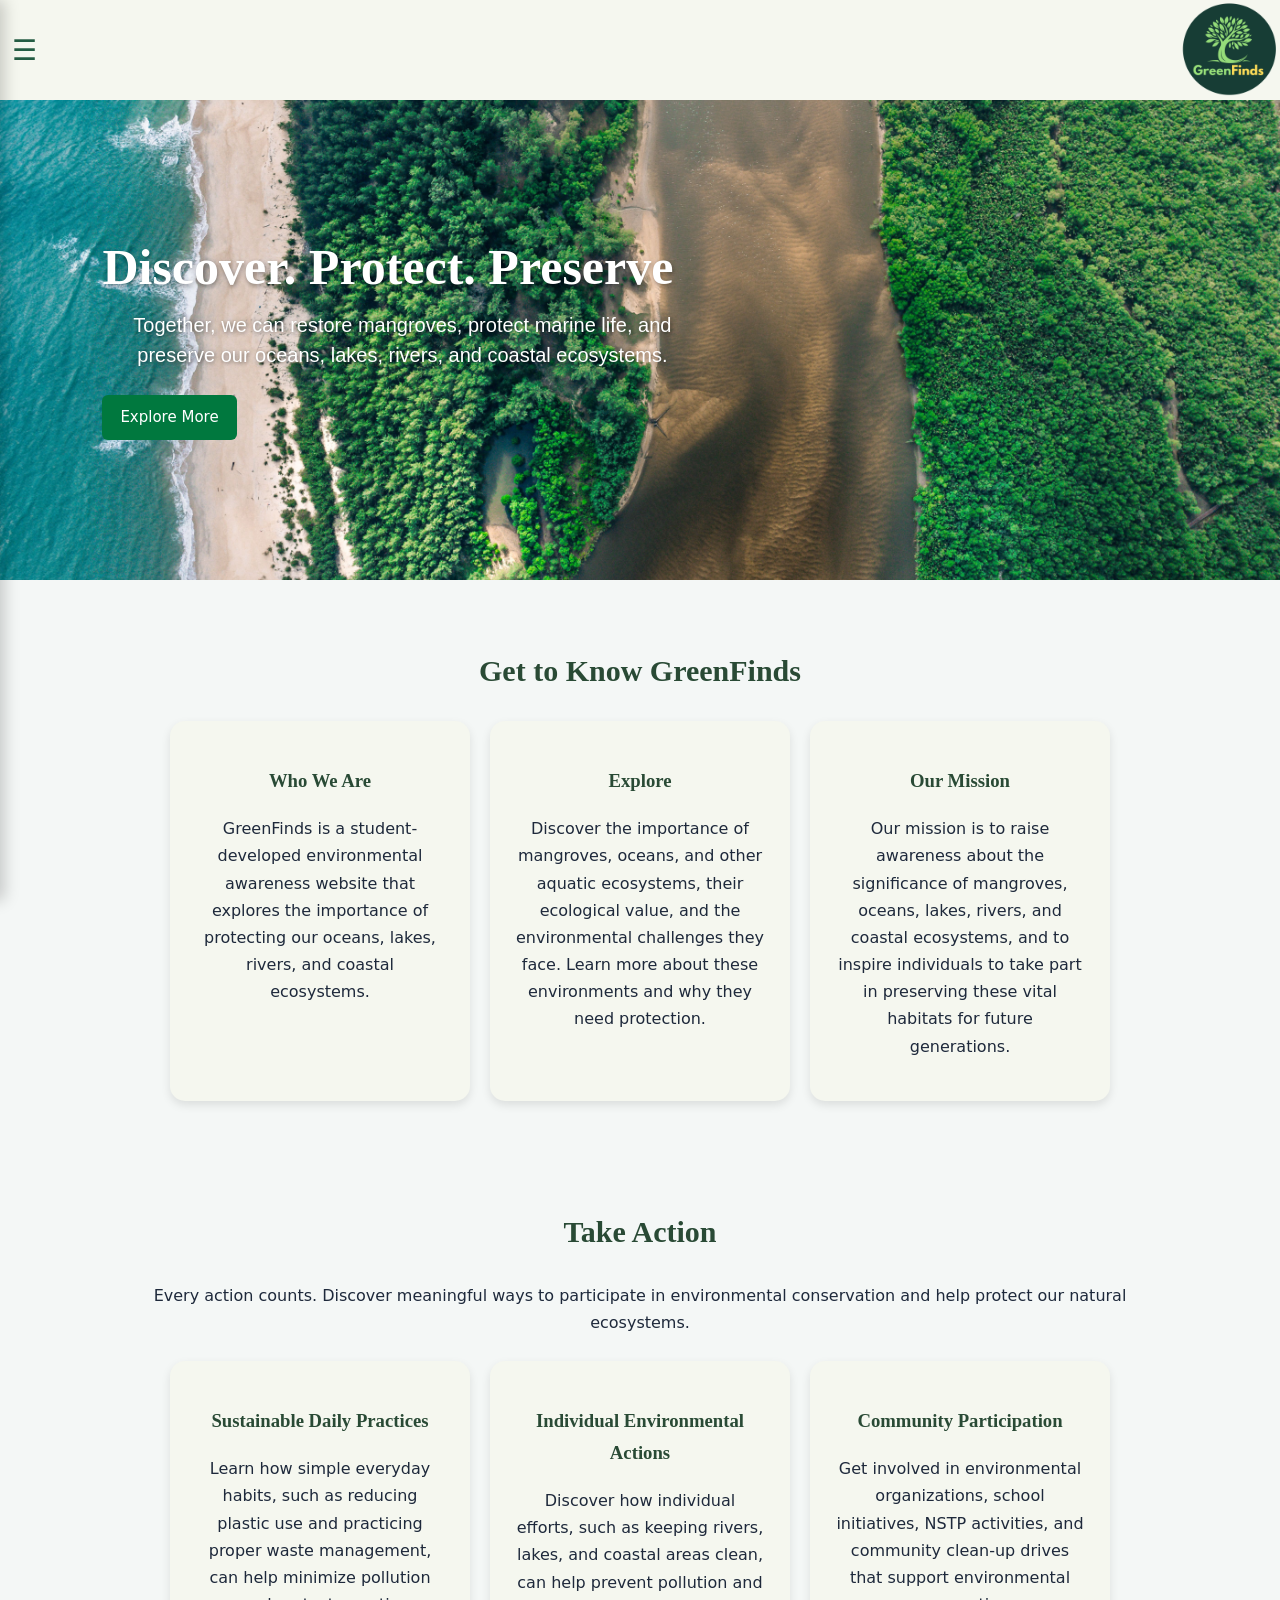
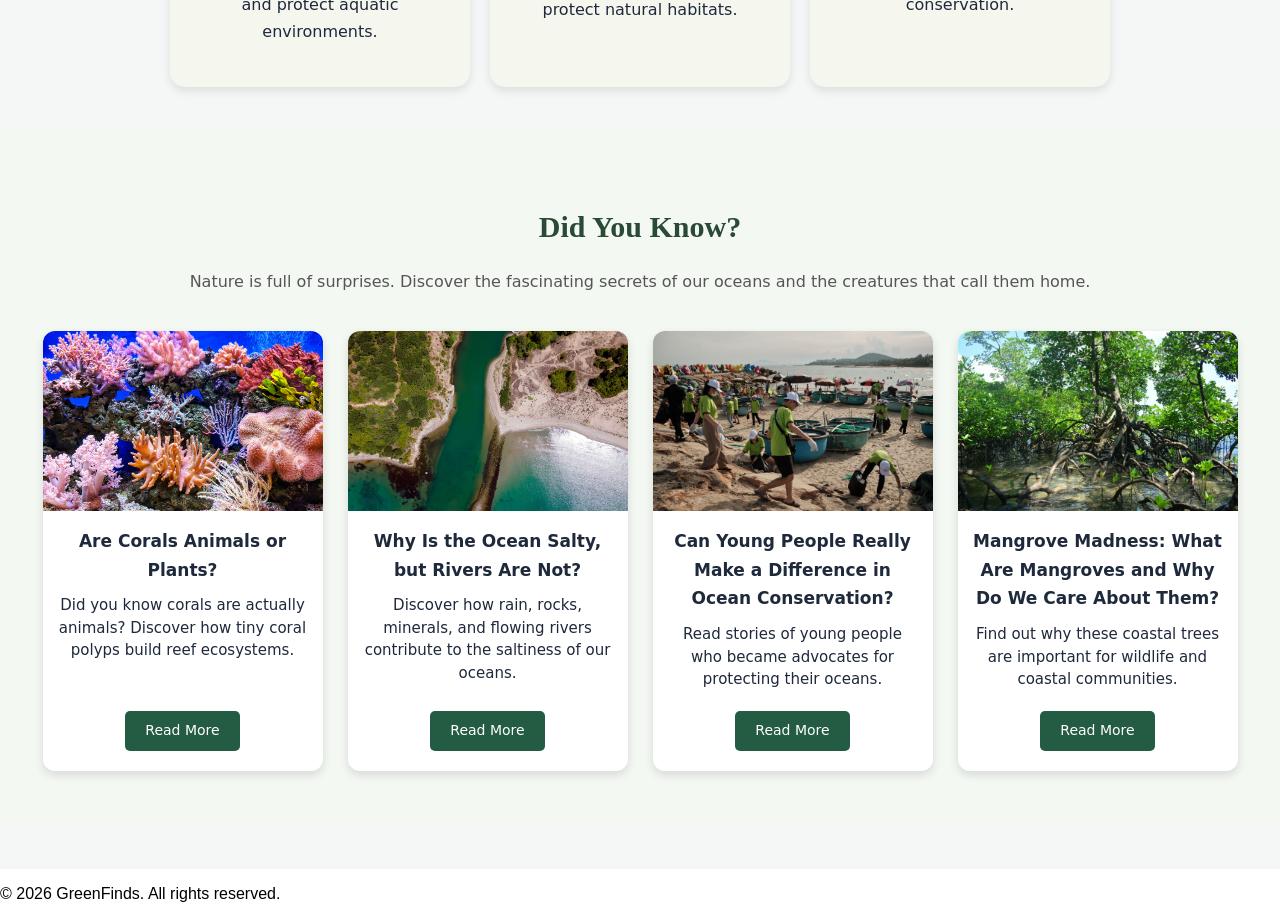
<file: index.html>
<!DOCTYPE html>
<html lang="en">
<head>
    <meta charset="UTF-8">
    <meta name="viewport" content="width=device-width, initial-scale=1.0">
    <title>GreenFinds</title>
    <link rel="stylesheet" href="style.css">
</head>

<body>
    <header class="navigation-container">
    
    <button type="button" class="menu-icon" 
    id="menuBtn" aria-label="Toggle navigation">☰</button>

    <nav class="navbar" id="sidebarNav" aria-label="Main Navigation">
    <ul class="nav-links" id="nav-links">
    <a href="index.html">HOME</a>

        <li class="nav-item">
            <a href="explore.html">EXPLORE</a>
            <ul class="dropdown">
            <li><a href="explore.html#mangroverestoration">Mangrove Restoration</a></li>
            <li><a href="explore.html#marineconservation">Marine Conservation</a></li>
            <li><a href="explore.html#waterprotection">Water Protection</a></li>
            </ul>
        </li>

        <li class="nav-item">
            <a href="aboutus.html">ABOUT US</a>
            <ul class="dropdown">
            <li><a href="aboutus.html#whoweare">Who We Are</a></li>
            <li><a href="aboutus.html#ourstory">Our Story</a></li>
            <li><a href="aboutus.html#ourmission">Our Mission</a></li>
            </ul>     
        </li>

        <li class="nav-item">
            <a href="takeaction.html">TAKE ACTION</a>
            <ul class="dropdown">
            <li><a href="takeaction.html#sustainabledaily">Sustainable Daily Practices</a></li>
            <li><a href="takeaction.html#individualactions">Individual Environmental Actions</a></li>
            <li><a href="takeaction.html#communityparticipation">Community Participation</a></li>
            </ul>
        </li>
    </ul>  
    </nav>

    <img src="GREENFINDSLOGO.png" alt="GreenFinds Logo" class="logo" />

    </header>

<main id="mainContent">
    <section id="home" class="hero-section">
        <h1>Discover. Protect. Preserve</h1>
        <p>Together, we can restore mangroves, protect marine life, and preserve our oceans, lakes, rivers, and coastal ecosystems.</p>
        <a href="#didyouknow" class="btn">Explore More</a>   
    </section>

    <section id="aboutus" class="gettoknow">
        <h2>Get to Know GreenFinds</h2>

        <div class="info-cards">
        
        <div id="whoweare" class="info-card">
        <h3><a href="aboutus.html#whoweare" class="cardtitle">Who We Are</a></h3>
        <p>GreenFinds is a student-developed environmental awareness website that explores the 
        importance of protecting our oceans, lakes, rivers, and coastal ecosystems.</p>
        </div>

        <div id="whatwedo" class="info-card">
        <h3><a href="explore.html" class="cardtitle">Explore</a></h3>
        <p>Discover the importance of mangroves, oceans, and other aquatic ecosystems, their ecological value, and the environmental challenges they face. Learn more about these environments and why they need protection.</p>
        </div>

        <div id="ourmission" class="info-card">
        <h3><a href="aboutus.html#ourmission" class="cardtitle">Our Mission</a></h3>
        <p>Our mission is to raise awareness about the significance of mangroves, oceans, lakes, rivers, and coastal ecosystems, and to inspire individuals to take part in preserving these vital habitats for future generations.</p>
        </div>
        
    </div>
    </section>

    <section id="takeaction">
        <h2>Take Action</h2>
        <p>Every action counts. Discover meaningful ways to participate in environmental conservation 
        and help protect our natural ecosystems.</p>

        <div class="takeaction-cards">

        <div id="sustainabledailypractices" class="takeaction-card">
        <h3><a href="takeaction.html#sustainabledaily" class="cardtitle">Sustainable Daily Practices</a></h3>
        <p>Learn how simple everyday habits, such as reducing plastic use and practicing proper waste management, 
        can help minimize pollution and protect aquatic environments.</p>
        </div>

        <div id="individualenvironmentalactions" class="takeaction-card">
        <h3><a href="takeaction.html#individualactions" class="cardtitle">Individual Environmental Actions</a></h3>
        <p>Discover how individual efforts, such as keeping rivers, lakes, and coastal areas clean, can help prevent pollution and protect natural habitats.</p>
        </div>

        <div id="communityparticipation" class="takeaction-card">
        <h3><a href="takeaction.html#communityparticipation" class="cardtitle">Community Participation</a></h3>
        <p>Get involved in environmental organizations, school initiatives, NSTP activities, and community clean-up drives that support environmental conservation.</p>
        </div>

    </div>
    </section>

    <section id="didyouknow">
        <h2>Did You Know?</h2>
        <p>Nature is full of surprises. Discover the fascinating secrets of our oceans and the creatures that call them home.</p>
    
    <div class="articles">

        <div class="article">
        <img src="coralsunsplash.jpg" alt="coral photo"/>
        <h3>Are Corals Animals or Plants?</h3>
        <p>Did you know corals are actually animals? Discover how tiny coral polyps build reef ecosystems.</p>
        <a href="https://oceanservice.noaa.gov/facts/coral.html" target="_blank" class="btn">Read More</a>
        </div>

        <div class="article">
        <img src="riversmeettheseapexels.jpg" alt="rivers and sea photo"/>
        <h3>Why Is the Ocean Salty, but Rivers Are Not?</h3>
        <p>Discover how rain, rocks, minerals, and flowing rivers contribute to the saltiness of our oceans.</p>
        <a href="https://oceanservice.noaa.gov/facts/riversnotsalty.html" target="_blank" class="btn">Read More</a>
        </div>

        <div class="article">
        <img src="youngadvocatespexels.jpg" alt="young people volunteering photo"/>
        <h3>Can Young People Really Make a Difference in Ocean Conservation?</h3>
        <p>Read stories of young people who became advocates for protecting their oceans.</p>
        <a href="https://blog.education.nationalgeographic.org/2021/04/20/we-grew-up-with-the-ocean-now-we-are-protecting-it-for-future-generations/" target="_blank" class="btn">Read More</a>
        </div>

        <div class="article">
        <img src="mangrovesunsplash.jpg" alt="mangroves photo"/>
        <h3>Mangrove Madness: What Are Mangroves and Why Do We Care About Them?</h3>
        <p>Find out why these coastal trees are important for wildlife and coastal communities.</p>
        <a href="https://kids.frontiersin.org/articles/10.3389/frym.2022.716954" target="_blank" class="btn">Read More</a>
        </div>

    </div>
    </section>
    </main>

    <footer>
        <p>&copy; 2026 GreenFinds. All rights reserved.</p>
    </footer>

<script>
    const menuBtn = document.getElementById("menuBtn");
    const sidebarNav = document.getElementById("sidebarNav");
    const mainContent = document.getElementById("mainContent");

    // Toggle sidebar visibility and shift main content when button is clicked
    menuBtn.addEventListener("click", function () {
        sidebarNav.classList.toggle("open");
        menuBtn.classList.toggle("open");

        if (mainContent) {
            mainContent.classList.toggle("shifted");
        }
    });
</script>

</body>
</html>
</file>
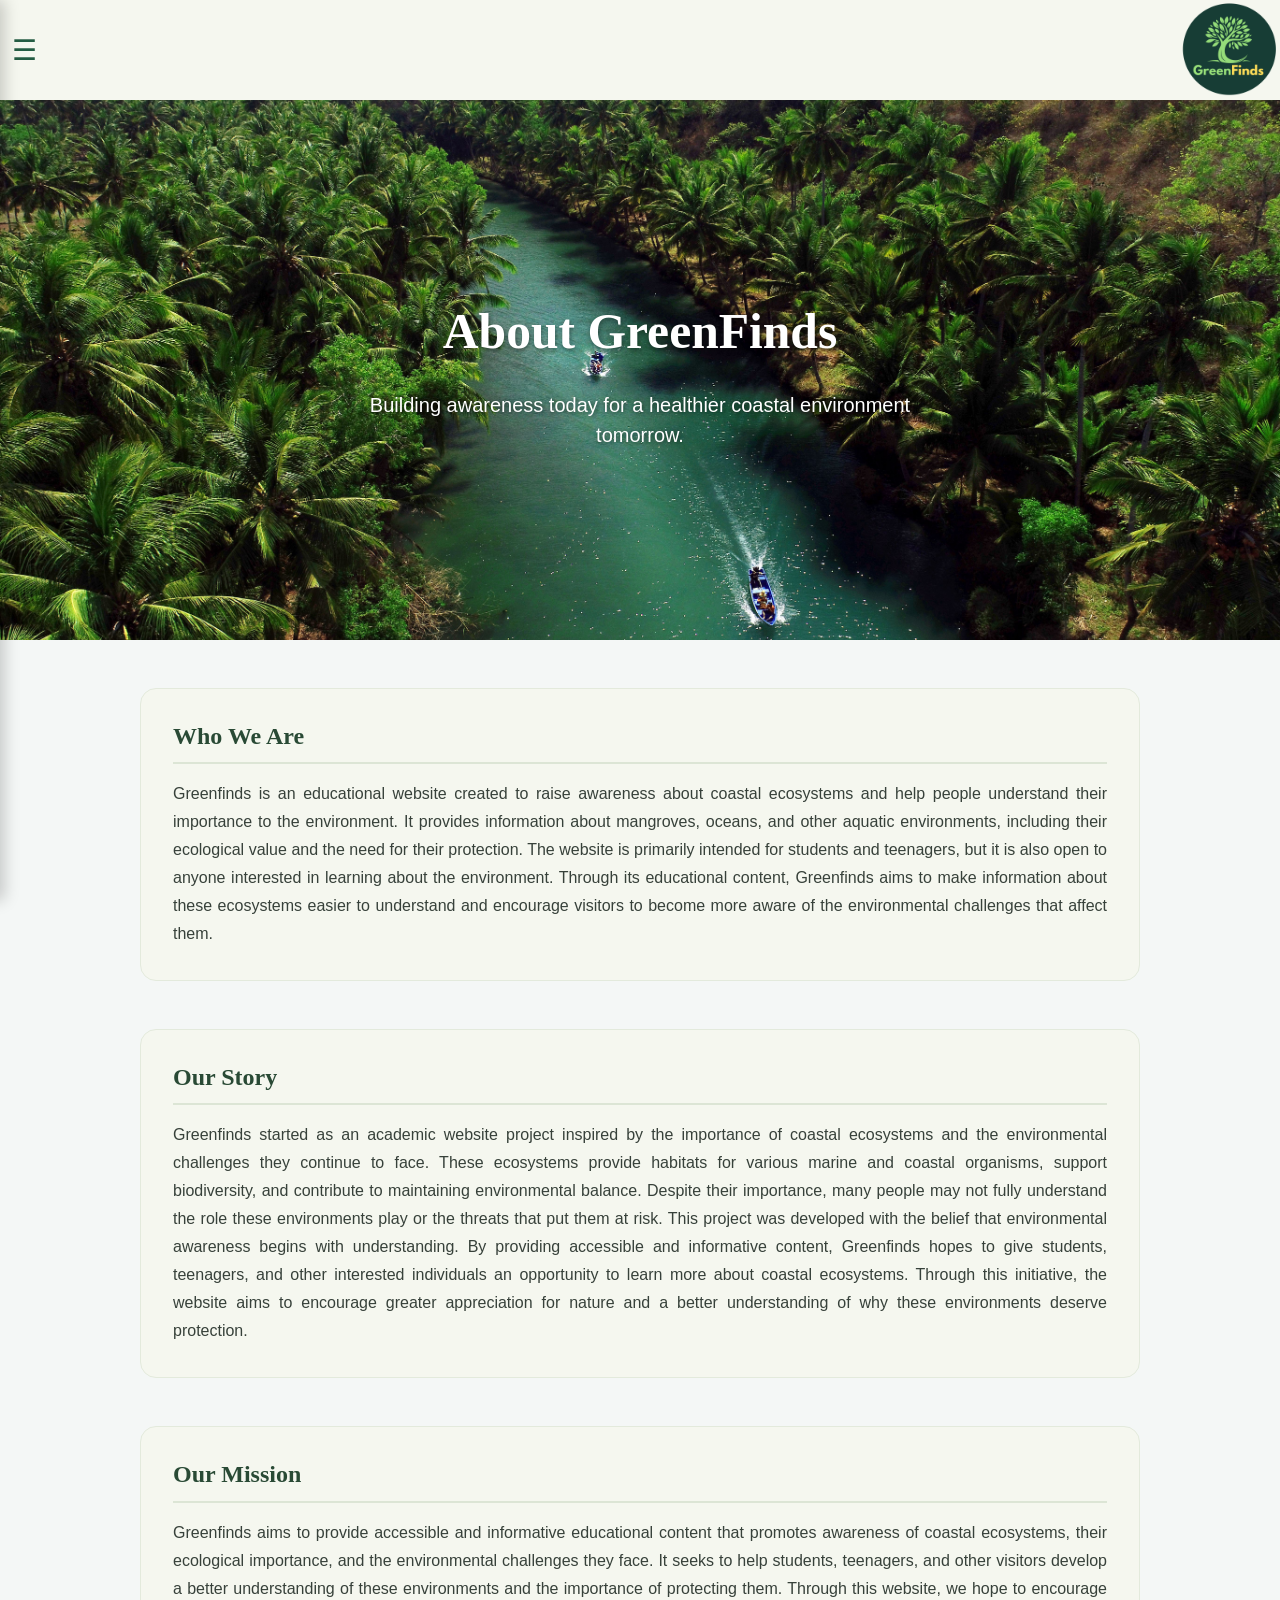
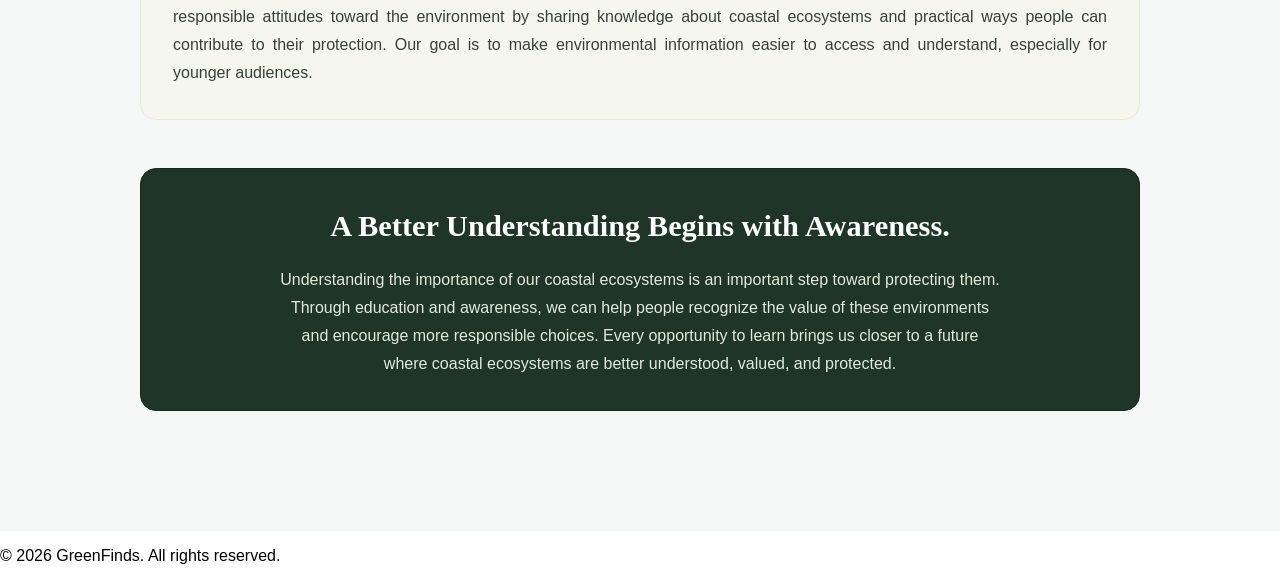
<file: aboutus.html>
<!DOCTYPE html>
<html lang="en">

<head>
    <meta charset="UTF-8">
    <meta name="viewport" content="width=device-width, initial-scale=1.0">
    <title>About Us / GreenFinds</title>
    <link rel="stylesheet" href="style.css">
</head>

<body>
     <header class="navigation-container">
    
    <button type="button" class="menu-icon" 
    id="menuBtn" aria-label="Toggle navigation">☰</button>

    <nav class="navbar" id="sidebarNav" aria-label="Main Navigation">
    <ul class="nav-links" id="nav-links">
    <li><a href="index.html">HOME</a></li>

        <li class="nav-item">
            <a href="explore.html">EXPLORE</a>
            <ul class="dropdown">
            <li><a href="explore.html#mangroverestoration">Mangrove Restoration</a></li>
            <li><a href="explore.html#marineconservation">Marine Conservation</a></li>
            <li><a href="explore.html#waterprotection">Water Protection</a></li>
            </ul>
        </li>

        <li class="nav-item">
            <a href="aboutus.html">ABOUT US</a>
            <ul class="dropdown">
            <li><a href="aboutus.html#whoweare">Who We Are</a></li>
            <li><a href="aboutus.html#ourstory">Our Story</a></li>
            <li><a href="aboutus.html#ourmission">Our Mission</a></li>
            </ul>     
        </li>

        <li class="nav-item">
            <a href="takeaction.html">TAKE ACTION</a>
            <ul class="dropdown">
            <li><a href="takeaction.html#sustainabledaily">Sustainable Daily Practices</a></li>
            <li><a href="takeaction.html#individualactions">Individual Environmental Actions</a></li>
            <li><a href="takeaction.html#communityparticipation">Community Participation</a></li>
            </ul>
        </li>
    </ul>  
    </nav>

    <img src="GREENFINDSLOGO.png" alt="GreenFinds Logo" class="logo" />

</header>


<main id="mainContent">
    <section class="about-hero">
        <h1>About GreenFinds</h1>
        <p>Building awareness today for a healthier coastal environment tomorrow.</p>
    </section>


    <section class="whoweare" id="whoweare">
    <div class="whowearecontent">
        <div class="whowearetext">
            <h3>Who We Are</h3>
            <p>Greenfinds is an educational website created to raise awareness about coastal ecosystems and help people understand their importance to the environment. 
            It provides information about mangroves, oceans, and other aquatic environments, including their ecological value and the need for their protection.
            The website is primarily intended for students and teenagers, but it is also open to anyone interested in learning about the environment. 
            Through its educational content, Greenfinds aims to make information about these ecosystems easier to understand and encourage visitors 
            to become more aware of the environmental challenges that affect them.
            </p>
            </div>
    </div>
</section>

    <section class="ourstory" id="ourstory">
    <div class="ourstory-content">
        <div class="ourstory-text">
        <h3>Our Story</h3>
            <p>Greenfinds started as an academic website project inspired by the importance of coastal ecosystems and 
            the environmental challenges they continue to face. These ecosystems provide habitats for various marine 
            and coastal organisms, support biodiversity, and contribute to maintaining environmental balance. 
            Despite their importance, many people may not fully understand the role these environments play or the threats that put them at risk.
            This project was developed with the belief that environmental awareness begins with understanding. 
            By providing accessible and informative content, Greenfinds hopes to give students, teenagers, and other interested individuals 
            an opportunity to learn more about coastal ecosystems. Through this initiative, the website aims to encourage 
            greater appreciation for nature and a better understanding of why these environments deserve protection.
            </p>
            </div>
    </div>
</section>

    <section class="ourmission" id="ourmission">
    <div class="ourmission-content">
    <div class="ourmission-text">
        <h3>Our Mission</h3>
            <p>Greenfinds aims to provide accessible and informative educational content that promotes awareness of coastal ecosystems, 
            their ecological importance, and the environmental challenges they face. It seeks to help students, teenagers, 
            and other visitors develop a better understanding of these environments and the importance of protecting them.
            Through this website, we hope to encourage responsible attitudes toward the environment by sharing knowledge about coastal ecosystems 
            and practical ways people can contribute to their protection. Our goal is to make environmental information easier to access 
            and understand, especially for younger audiences.
            </p>
            </div>
    </div>
</section>
    
    <section class="about-closing">
        <h2>A Better Understanding Begins with Awareness.</h2>
        <p>Understanding the importance of our coastal ecosystems is an important step toward protecting them. 
        Through education and awareness, we can help people recognize the value of these environments and encourage more responsible choices. 
        Every opportunity to learn brings us closer to a future where coastal ecosystems are better understood, valued, and protected.
        </p>
</section>
</main>


 <footer>
        <p>&copy; 2026 GreenFinds. All rights reserved.</p>
    </footer>

<script>
    const menuBtn = document.getElementById("menuBtn");
    const sidebarNav = document.getElementById("sidebarNav");
    const mainContent = document.getElementById("mainContent");

    // Toggle sidebar visibility and shift main content when button is clicked
    menuBtn.addEventListener("click", function () {
        sidebarNav.classList.toggle("open");
        menuBtn.classList.toggle("open");

        if (mainContent) {
            mainContent.classList.toggle("shifted");
        }
    });
</script>

</body>
</html>
</file>
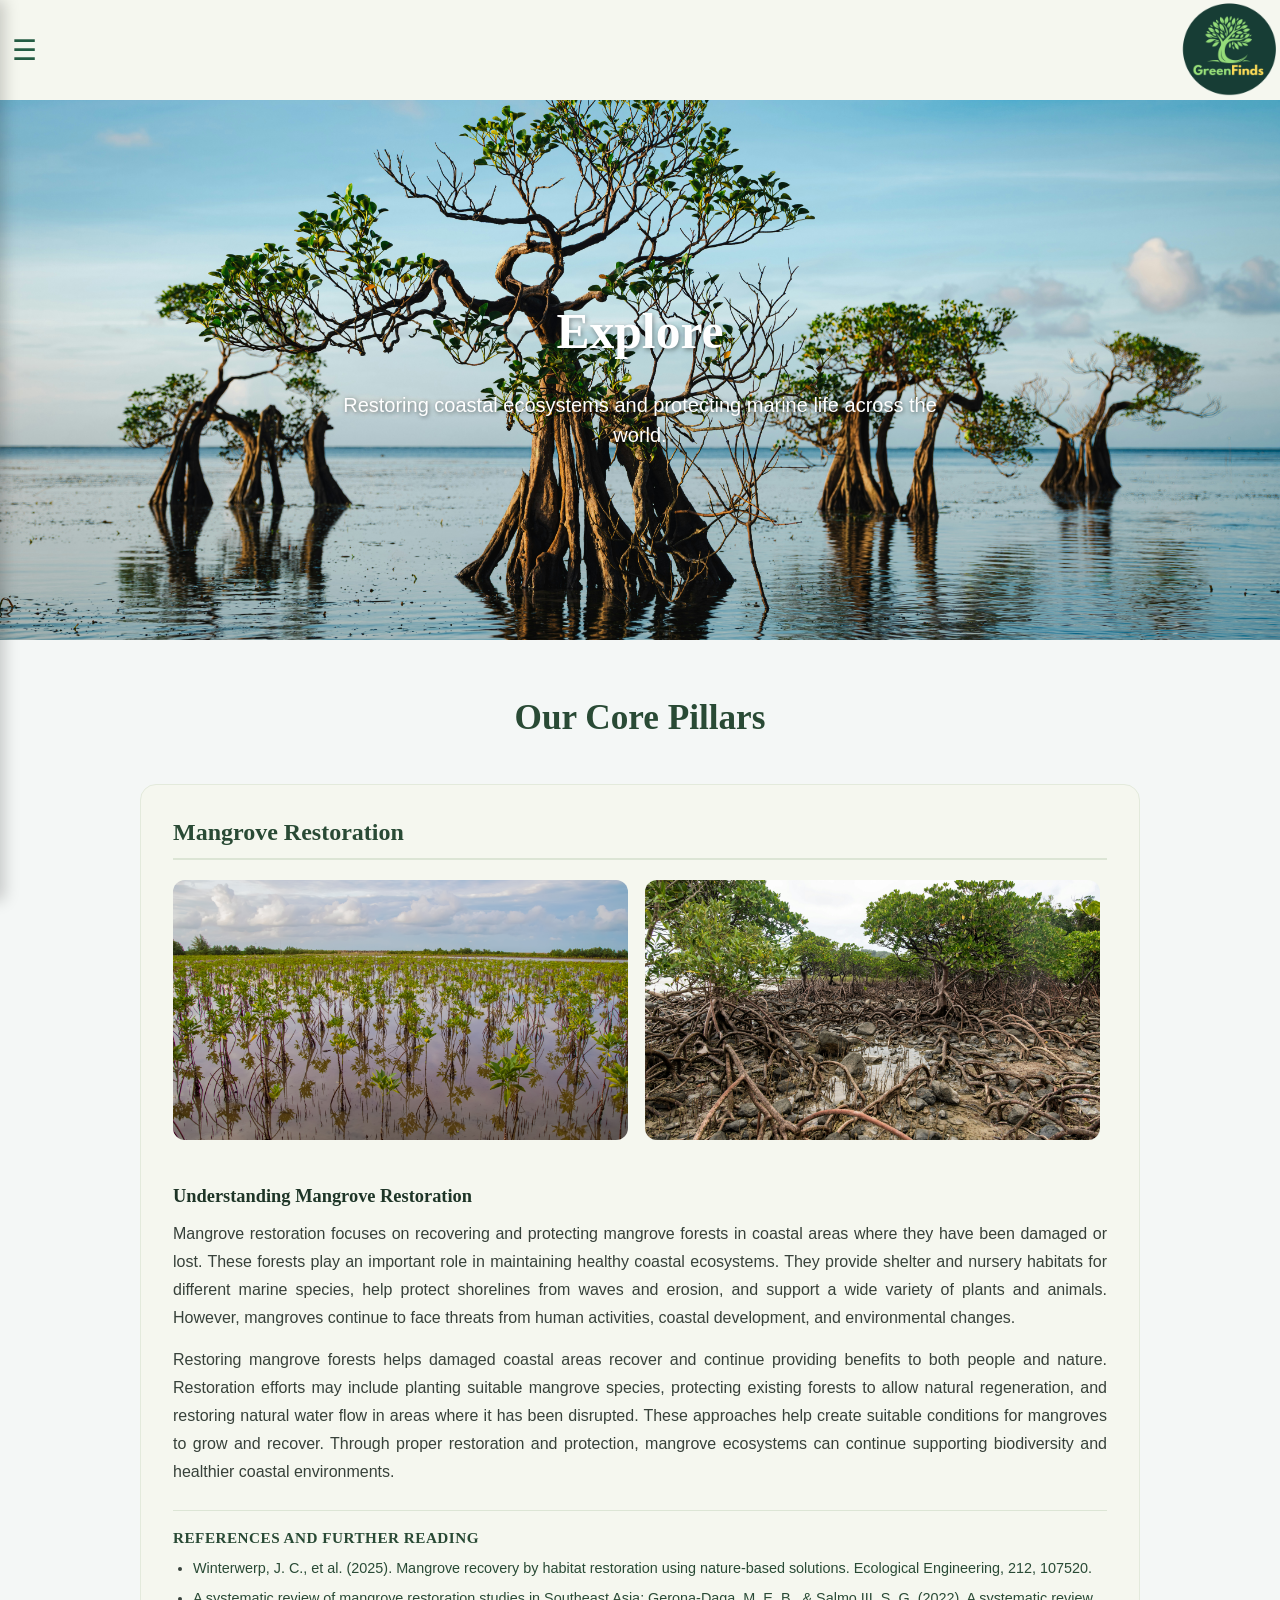
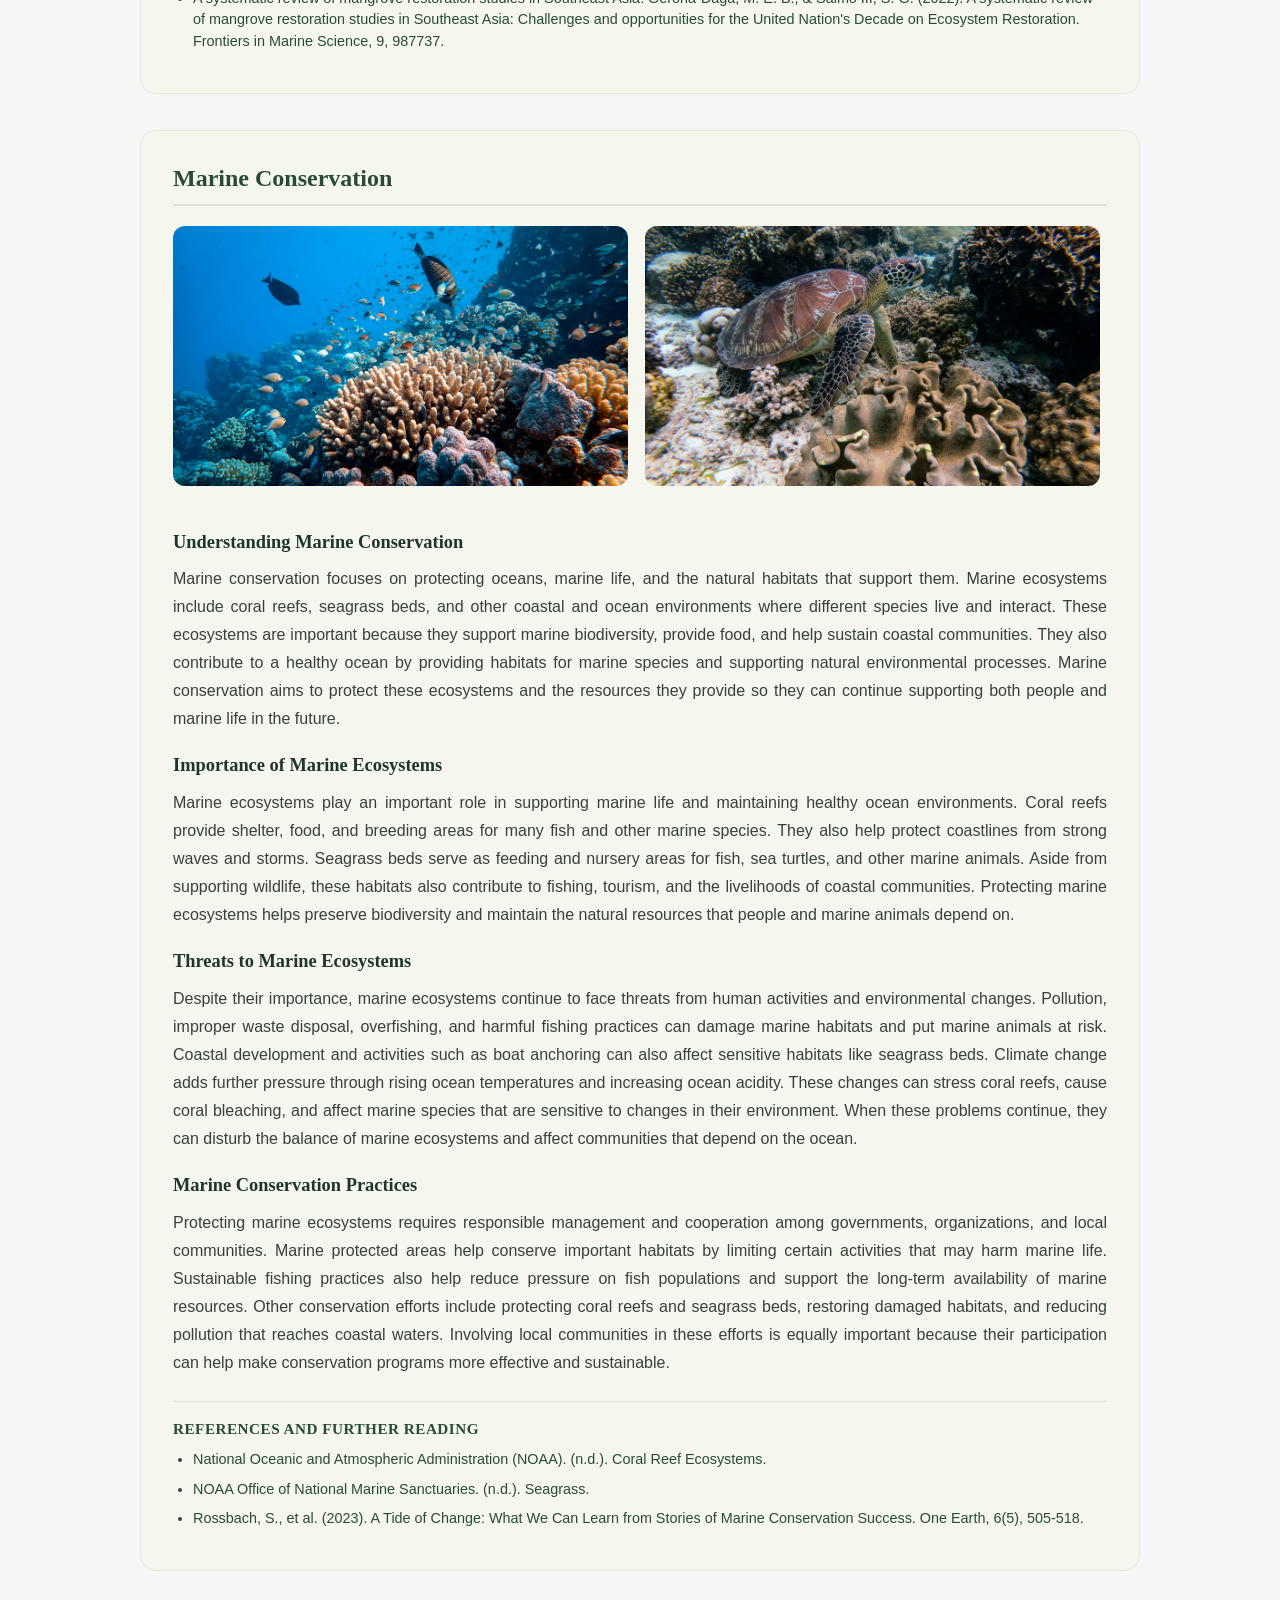
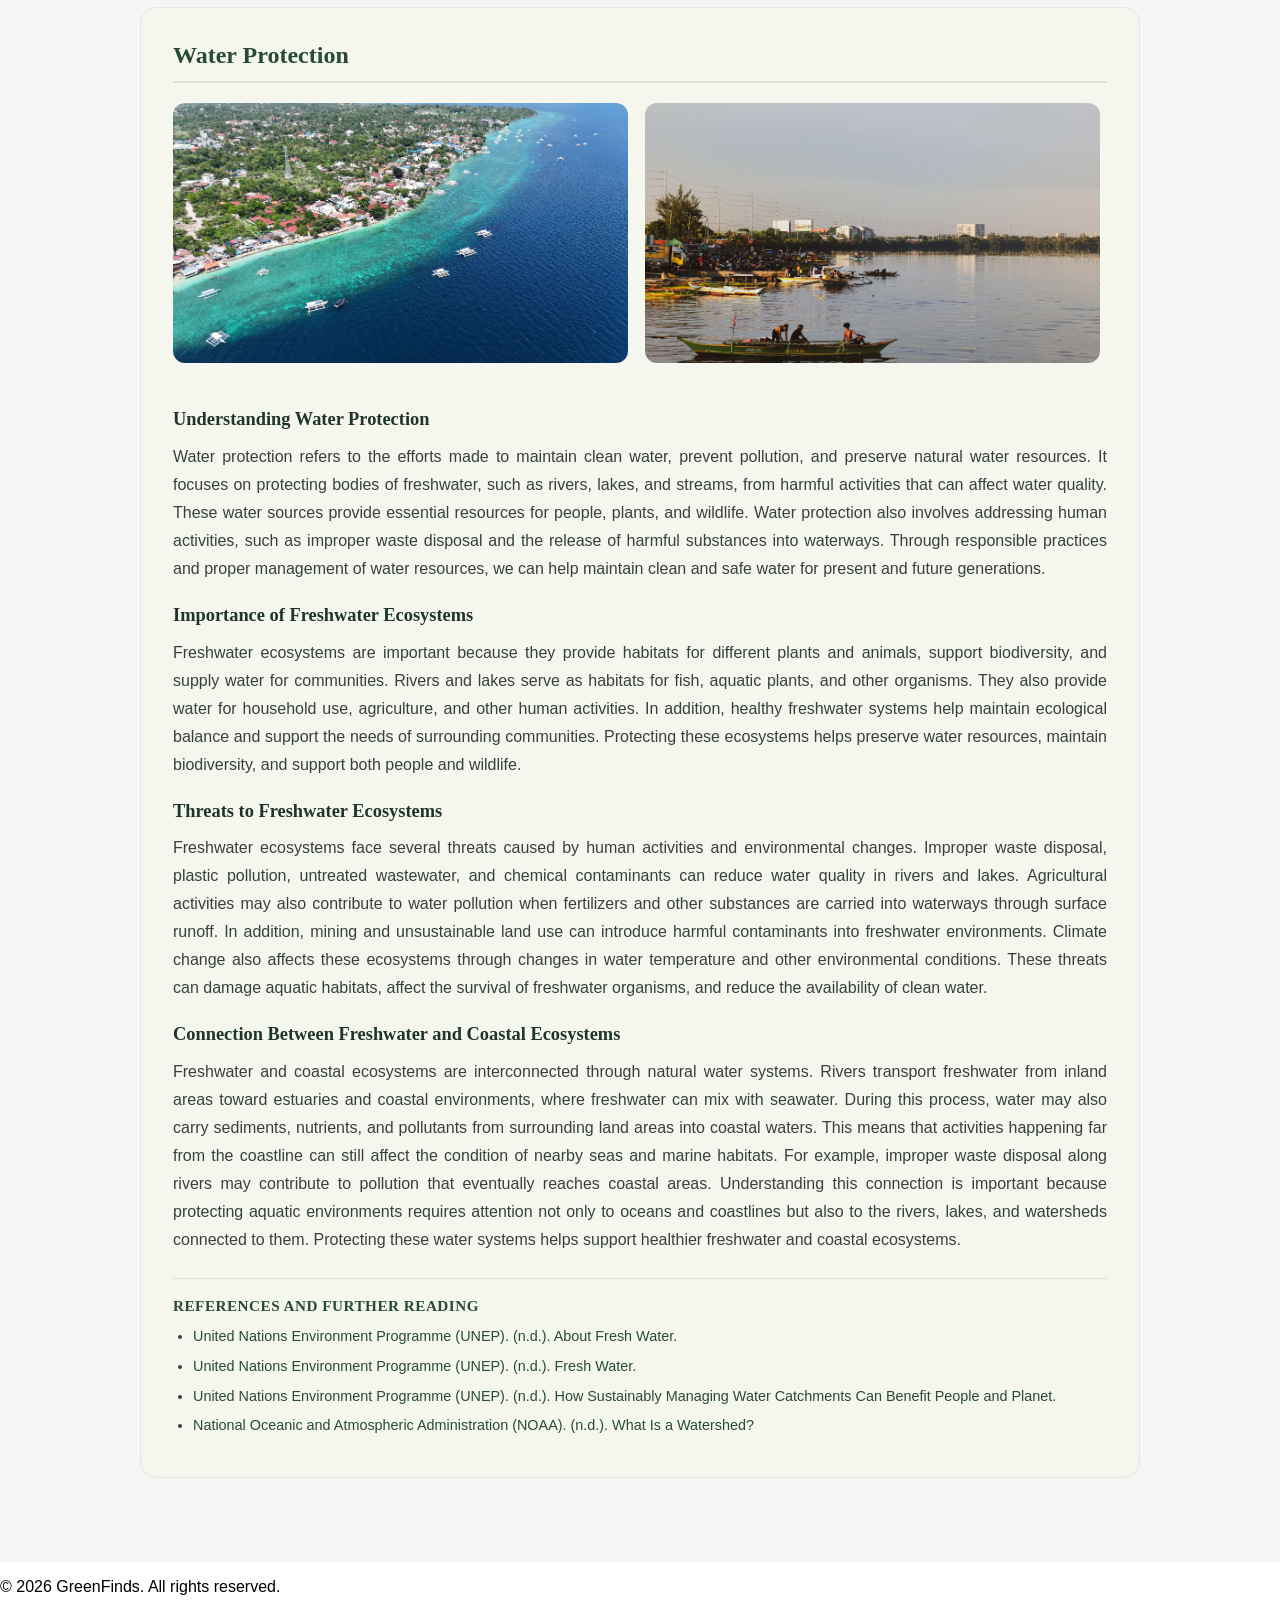
<file: explore.html>
<!DOCTYPE html>
<html lang="en">

<head>
    <meta charset="UTF-8">
    <meta name="viewport" content="width=device-width, initial-scale=1.0">
    <title>Explore / GreenFinds</title>
    <link rel="stylesheet" href="style.css">
</head>

<body>
     <header class="navigation-container">
    
    <button type="button" class="menu-icon" 
    id="menuBtn" aria-label="Toggle navigation">☰</button>

    <nav class="navbar" id="sidebarNav" aria-label="Main Navigation">
    <ul class="nav-links" id="nav-links">
    <li><a href="index.html">HOME</a></li>

        <li class="nav-item">
            <a href="explore.html">EXPLORE</a>
            <ul class="dropdown">
            <li><a href="explore.html#mangroverestoration">Mangrove Restoration</a></li>
            <li><a href="explore.html#marineconservation">Marine Conservation</a></li>
            <li><a href="explore.html#waterprotection">Water Protection</a></li>
            </ul>
        </li>

        <li class="nav-item">
            <a href="aboutus.html">ABOUT US</a>
            <ul class="dropdown">
            <li><a href="aboutus.html#whoweare">Who We Are</a></li>
            <li><a href="aboutus.html#ourstory">Our Story</a></li>
            <li><a href="aboutus.html#ourmission">Our Mission</a></li>
            </ul>     
        </li>

        <li class="nav-item">
            <a href="takeaction.html">TAKE ACTION</a>
            <ul class="dropdown">
            <li><a href="takeaction.html#sustainabledaily">Sustainable Daily Practices</a></li>
            <li><a href="takeaction.html#individualactions">Individual Environmental Actions</a></li>
            <li><a href="takeaction.html#communityparticipation">Community Participation</a></li>
            </ul>
            </li>
    </ul>  
    </nav>

    <img src="GREENFINDSLOGO.png" alt="GreenFinds Logo" class="logo" />

    </header>

<main id="mainContent">
<section class="explore-hero">
    <h1>Explore</h1>
    <p>Restoring coastal ecosystems and protecting marine life across the world.</p>
</section>

<section class="core-pillars">
    <h2>Our Core Pillars</h2>

    <div class="descriptions">
        <h4>Mangrove Restoration</h4>

    <div class="description" id="mangroverestoration">
        <div class="mangrove-content">
        <img src="mangroverestoration.jpeg" alt="Mangrove Restoration Photo"/>
        <img src="mangroverestoration2.jpg" alt="Mangrove Restoration Photo"/>
        <h3>Understanding Mangrove Restoration</h3>
        <p>Mangrove restoration focuses on recovering and protecting mangrove forests in coastal areas where they have been damaged or lost. 
        These forests play an important role in maintaining healthy coastal ecosystems. They provide shelter and nursery habitats for 
        different marine species, help protect shorelines from waves and erosion, and support a wide variety of plants and animals. 
        However, mangroves continue to face threats from human activities, coastal development, and environmental changes.</p>

        <p>Restoring mangrove forests helps damaged coastal areas recover and continue providing benefits to both people and nature. 
        Restoration efforts may include planting suitable mangrove species, protecting existing forests to allow natural regeneration, 
        and restoring natural water flow in areas where it has been disrupted. These approaches help create suitable conditions 
        for mangroves to grow and recover. Through proper restoration and protection, mangrove ecosystems can continue supporting biodiversity 
        and healthier coastal environments.</p>
         </div>

     <div class="mangrove-references">
        <h5>References and Further Reading</h5>
        <ul>
        <li>
            <a href="https://www.sciencedirect.com/science/article/pii/S0925857425000084" target="_blank">
            Winterwerp, J. C., et al. (2025). Mangrove recovery by habitat restoration using nature-based solutions. Ecological Engineering, 212, 107520.
            </a>   
        </li>
        </ul>
        
        <ul>
        <li>
            <a href="https://www.frontiersin.org/journals/marine-science/articles/10.3389/fmars.2022.987737/full"  target="_blank">A systematic review of mangrove restoration studies in Southeast Asia: 
            Gerona-Daga, M. E. B., & Salmo III, S. G. (2022). A systematic review of mangrove restoration studies in Southeast Asia: Challenges and opportunities for the United Nation's Decade on Ecosystem Restoration. Frontiers in Marine Science, 9, 987737.</a> 
        </li>
        </ul>
        </div>
</div>
</div>



<div class="descriptions" id="marineconservation">
    <h4>Marine Conservation</h4>
    <div class="description">
        <div class="marine-content">
        <img src="marinecoralsphoto.jpg" alt="Marine Conservation Photo"/>
        <img src="marineturtlephoto.jpg" alt="Marine Conservation Photo"/>
        <div class="marine-text">
            <h4>Understanding Marine Conservation</h4>
            <p>Marine conservation focuses on protecting oceans, marine life, and the natural habitats that support them. 
            Marine ecosystems include coral reefs, seagrass beds, and other coastal and ocean environments where different species live and interact. 
            These ecosystems are important because they support marine biodiversity, provide food, and help sustain coastal communities. 
            They also contribute to a healthy ocean by providing habitats for marine species and supporting natural environmental processes. 
            Marine conservation aims to protect these ecosystems and the resources they provide so they can continue supporting both people and marine life in the future.
            </p>
        </div>

        <div class="marine-text">
            <h4>Importance of Marine Ecosystems</h4>
            <p>Marine ecosystems play an important role in supporting marine life and maintaining healthy ocean environments. 
            Coral reefs provide shelter, food, and breeding areas for many fish and other marine species. They also help 
            protect coastlines from strong waves and storms. Seagrass beds serve as feeding and nursery areas for fish, sea turtles, 
            and other marine animals. Aside from supporting wildlife, these habitats also contribute to fishing, tourism, and 
            the livelihoods of coastal communities. Protecting marine ecosystems helps preserve biodiversity and maintain the natural resources 
            that people and marine animals depend on.
            </p>
        </div>

        <div class="marine-text">
            <h4>Threats to Marine Ecosystems</h4>
            <p>Despite their importance, marine ecosystems continue to face threats from human activities and environmental changes. 
            Pollution, improper waste disposal, overfishing, and harmful fishing practices can damage marine habitats 
            and put marine animals at risk. Coastal development and activities such as boat anchoring can also affect 
            sensitive habitats like seagrass beds. Climate change adds further pressure through rising ocean temperatures 
            and increasing ocean acidity. These changes can stress coral reefs, cause coral bleaching, and affect marine species 
            that are sensitive to changes in their environment. When these problems continue, they can disturb the balance of marine ecosystems 
            and affect communities that depend on the ocean.
            </p>
         </div>

         <div class="marine-text">
            <h4>Marine Conservation Practices</h4>
            <p>Protecting marine ecosystems requires responsible management and cooperation among governments, organizations, 
            and local communities. Marine protected areas help conserve important habitats by limiting certain activities 
            that may harm marine life. Sustainable fishing practices also help reduce pressure on fish populations and support 
            the long-term availability of marine resources. Other conservation efforts include protecting coral reefs and seagrass beds, 
            restoring damaged habitats, and reducing pollution that reaches coastal waters. Involving local communities in these efforts is 
            equally important because their participation can help make conservation programs more effective and sustainable.
            </p>
        </div>

    <div class="marine-references">
         <h5>References and Further Reading</h5>
        <ul>
        <li>
            <a href="https://www.noaa.gov/education/resource-collections/marine-life/coral-reef-ecosystems" target="_blank">
            National Oceanic and Atmospheric Administration (NOAA). (n.d.). Coral Reef Ecosystems.
            </a>
        </li>
        </ul>

        <ul>
        <li>
            <a href="https://sanctuaries.noaa.gov/visit/ecosystems/seagrass.html" target="_blank">
            NOAA Office of National Marine Sanctuaries. (n.d.). Seagrass.
            </a>
        </li>
        </ul>

        <ul>
        <li>
            <a href="https://www.cell.com/one-earth/fulltext/S2590-3322(23)00151-3?_returnURL=https%3A%2F%2Flinkinghub.elsevier.com%2Fretrieve%2Fpii%2FS2590332223001513%3Fshowall%3Dtrue" target="_blank">
            Rossbach, S., et al. (2023). A Tide of Change: What We Can Learn from Stories of Marine Conservation Success. One Earth, 6(5), 505-518.
            </a>
        </li>
        </ul>
        </div>
</div>
</div>
</div>

<div class="descriptions water-protection" id="waterprotection">
        <h4>Water Protection</h4>
        <div class="description">
        <div class="water-content">
        <img src="seaphoto.jpg" alt="Marine Conservation Photo"/>
        <img src="riverphoto.jpg" alt="Marine Conservation Photo"/>
        <div class="water-text">
        <h4>Understanding Water Protection</h4>
        <p>Water protection refers to the efforts made to maintain clean water, prevent pollution, and preserve natural water resources. 
        It focuses on protecting bodies of freshwater, such as rivers, lakes, and streams, from harmful activities that can affect water quality. 
        These water sources provide essential resources for people, plants, and wildlife. Water protection also involves addressing human activities, 
        such as improper waste disposal and the release of harmful substances into waterways. Through responsible practices and 
        proper management of water resources, we can help maintain clean and safe water for present and future generations.
        </p>
        </div>

    <div class="water-text">
        <h4>Importance of Freshwater Ecosystems</h4>
        <p>Freshwater ecosystems are important because they provide habitats for different plants and animals, support biodiversity, 
        and supply water for communities. Rivers and lakes serve as habitats for fish, aquatic plants, and other organisms. 
        They also provide water for household use, agriculture, and other human activities. In addition, healthy freshwater systems 
        help maintain ecological balance and support the needs of surrounding communities. Protecting these ecosystems helps 
        preserve water resources, maintain biodiversity, and support both people and wildlife.
        </p>
        </div>

    <div class="water-text">
        <h4>Threats to Freshwater Ecosystems</h4>
        <p>Freshwater ecosystems face several threats caused by human activities and environmental changes. Improper waste disposal, 
        plastic pollution, untreated wastewater, and chemical contaminants can reduce water quality in rivers and lakes. 
        Agricultural activities may also contribute to water pollution when fertilizers and other substances are carried 
        into waterways through surface runoff. In addition, mining and unsustainable land use can introduce harmful contaminants 
        into freshwater environments. Climate change also affects these ecosystems through changes in water temperature and other environmental conditions. 
        These threats can damage aquatic habitats, affect the survival of freshwater organisms, and reduce the availability of clean water.
        </p>
        </div>

     <div class="water-text">
        <h4>Connection Between Freshwater and Coastal Ecosystems</h4>
        <p>Freshwater and coastal ecosystems are interconnected through natural water systems. 
        Rivers transport freshwater from inland areas toward estuaries and coastal environments, where freshwater can mix with seawater. 
        During this process, water may also carry sediments, nutrients, and pollutants from surrounding land areas into coastal waters. 
        This means that activities happening far from the coastline can still affect the condition of nearby seas and marine habitats. 
        For example, improper waste disposal along rivers may contribute to pollution that eventually reaches coastal areas. 
        Understanding this connection is important because protecting aquatic environments requires attention not only to oceans 
        and coastlines but also to the rivers, lakes, and watersheds connected to them. 
        Protecting these water systems helps support healthier freshwater and coastal ecosystems.
        </p>
     </div>

   <div class="marine-references">
         <h5>References and Further Reading</h5>
        <ul>
        <li>
            <a href="https://www.unep.org/en/what-we-do/fresh-water/about-fresh-water">United Nations Environment Programme (UNEP). (n.d.). About Fresh Water.</a>
        </li>
        </ul>

        <ul>
        <li>
            <a href="https://www.unep.org/en/what-we-do/fresh-water">United Nations Environment Programme (UNEP). (n.d.). Fresh Water.</a>
        </li>
        </ul>

        <ul>
        <li>
            <a href="https://www.unep.org/en/news-and-stories/technical-highlight/how-sustainably-managing-water-catchments-can-benefit-people">United Nations Environment Programme (UNEP). (n.d.). How Sustainably Managing Water Catchments Can Benefit People and Planet.</a>
        </li>
        </ul>

        <ul>
        <li>
            <a href="https://oceanservice.noaa.gov/facts/watershed.html">National Oceanic and Atmospheric Administration (NOAA). (n.d.). What Is a Watershed?</a>
        </li>
        </ul>
        </div>
</div>
</div>
</div>
</section>
</main>

 <footer>
        <p>&copy; 2026 GreenFinds. All rights reserved.</p>
    </footer>

<script>
    const menuBtn = document.getElementById("menuBtn");
    const sidebarNav = document.getElementById("sidebarNav");
    const mainContent = document.getElementById("mainContent");

    // Toggle sidebar visibility and shift main content when button is clicked
    menuBtn.addEventListener("click", function () {
        sidebarNav.classList.toggle("open");
        menuBtn.classList.toggle("open");

        if (mainContent) {
            mainContent.classList.toggle("shifted");
        }
    });
</script>

</body>
</html>
</file>
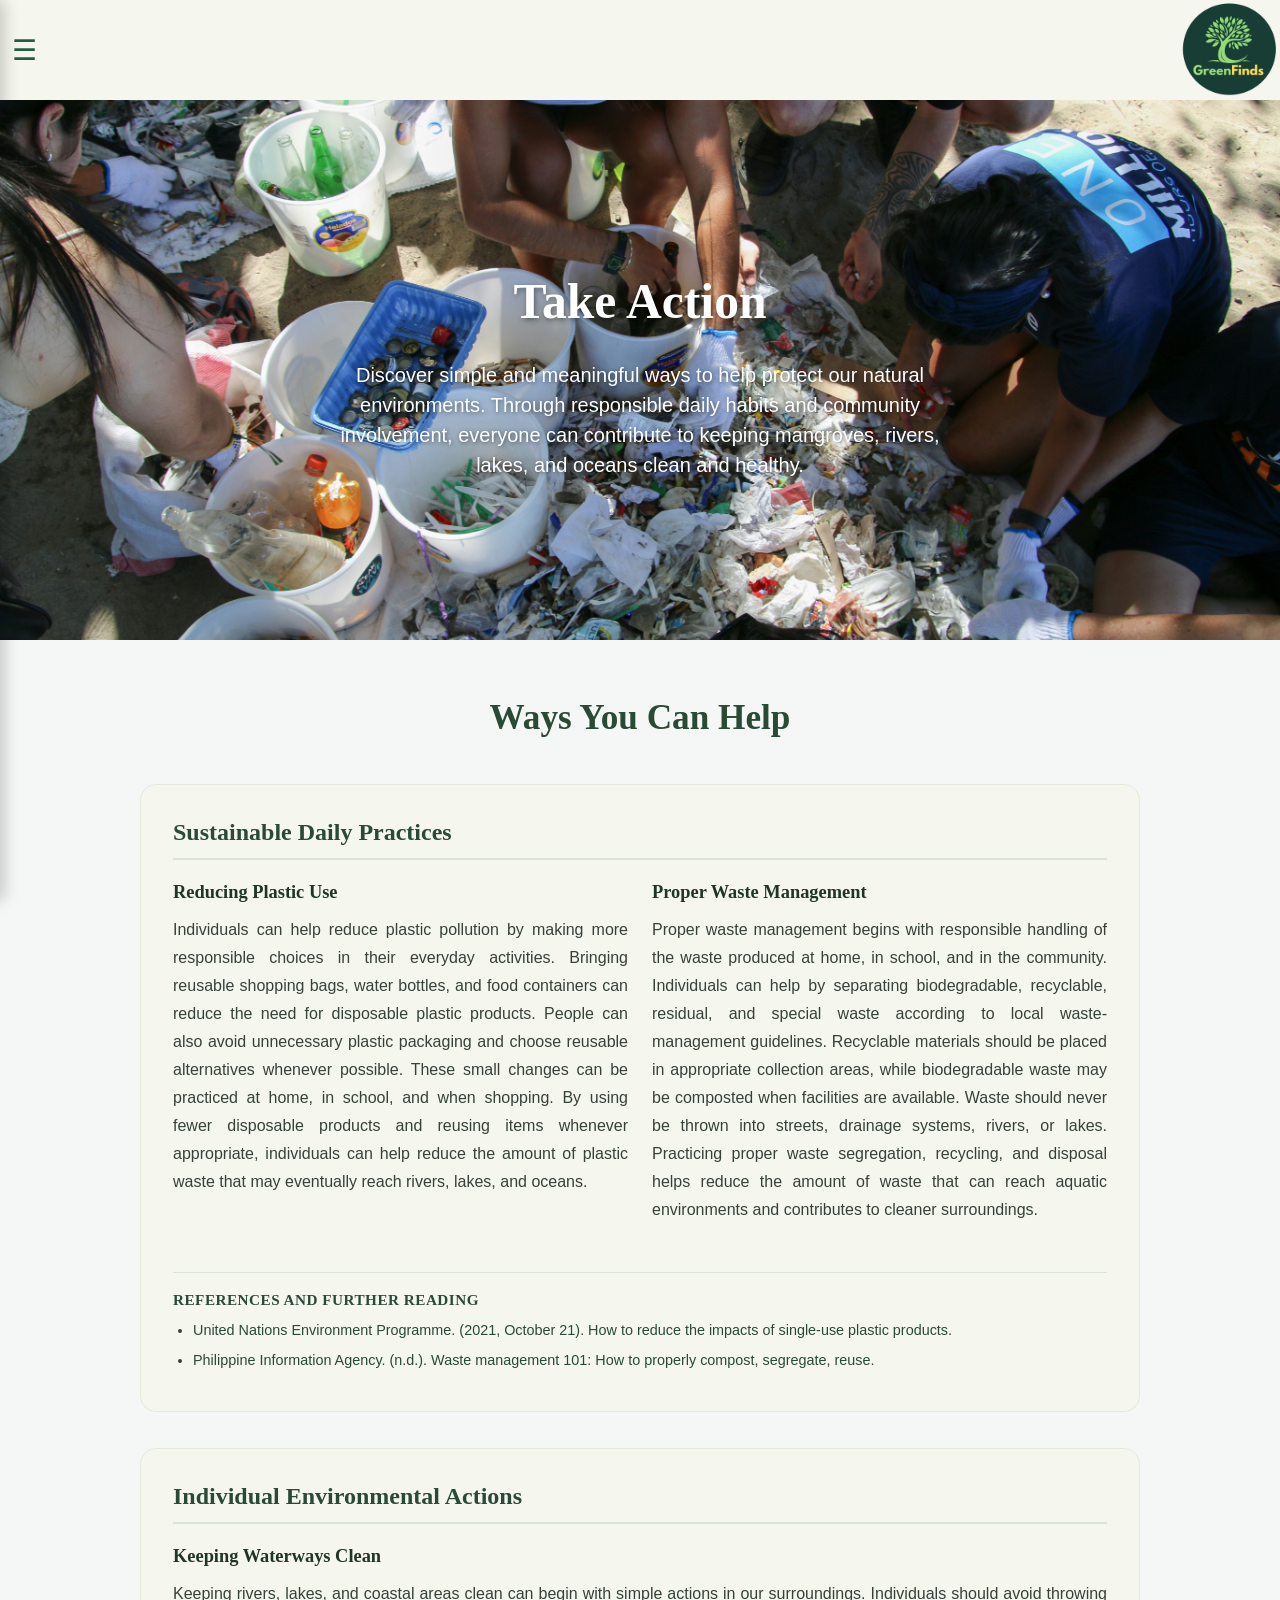
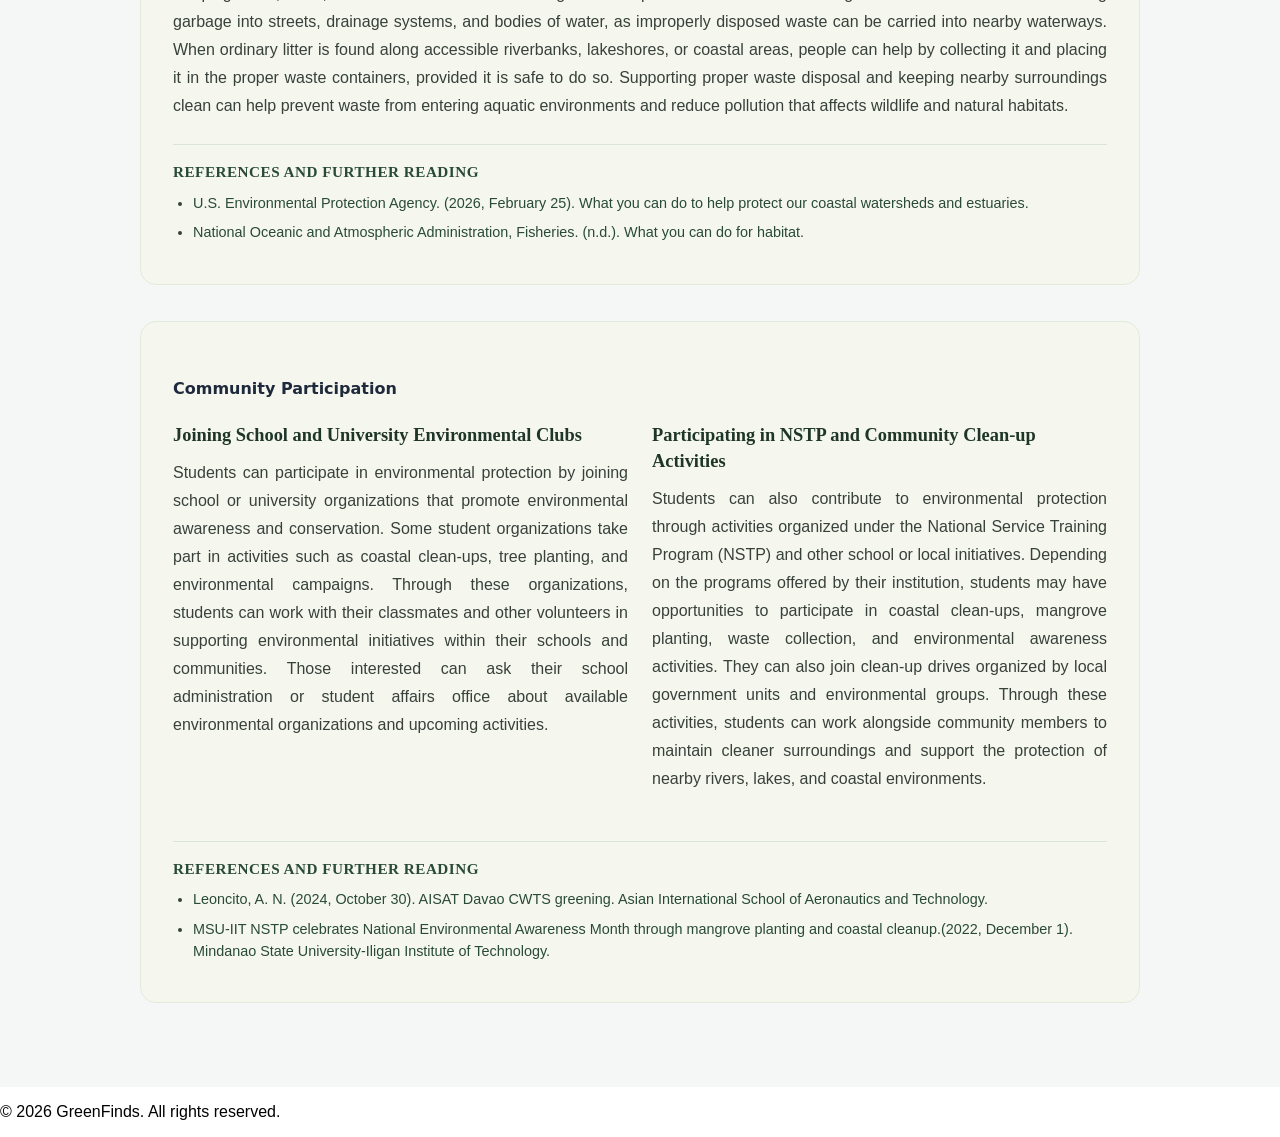
<file: takeaction.html>
<!DOCTYPE html>
<html lang="en">

<head>
    <meta charset="UTF-8">
    <meta name="viewport" content="width=device-width, initial-scale=1.0">
    <title>Take Action / GreenFinds</title>
    <link rel="stylesheet" href="style.css">
</head>

<body>
     <header class="navigation-container">
    
    <button type="button" class="menu-icon" 
    id="menuBtn" aria-label="Toggle navigation">☰</button>

    <nav class="navbar" id="sidebarNav" aria-label="Main Navigation">
    <ul class="nav-links" id="nav-links">
    <li><a href="index.html">HOME</a></li>

        <li class="nav-item">
            <a href="explore.html">EXPLORE</a>
            <ul class="dropdown">
            <li><a href="explore.html#mangroverestoration">Mangrove Restoration</a></li>
            <li><a href="explore.html#marineconservation">Marine Conservation</a></li>
            <li><a href="explore.html#waterprotection">Water Protection</a></li>
            </ul>
        </li>

        <li class="nav-item">
            <a href="aboutus.html">ABOUT US</a>
            <ul class="dropdown">
            <li><a href="aboutus.html#whoweare">Who We Are</a></li>
            <li><a href="aboutus.html#ourstory">Our Story</a></li>
            <li><a href="aboutus.html#ourmission">Our Mission</a></li>
            </ul>     
        </li>

        <li class="nav-item">
            <a href="takeaction.html">TAKE ACTION</a>
            <ul class="dropdown">
            <li><a href="takeaction.html#sustainabledaily">Sustainable Daily Practices</a></li>
            <li><a href="takeaction.html#individualactions">Individual Environmental Actions</a></li>
            <li><a href="takeaction.html#communityparticipation">Community Participation</a></li>
            </ul>
        </li>
    </ul>  
    </nav>

    <img src="GREENFINDSLOGO.png" alt="GreenFinds Logo" class="logo"/>

</header>

<main id="mainContent">
    <section class="takeaction-hero">
    <h1>Take Action</h1>
    <p>Discover simple and meaningful ways to help protect our natural environments. 
    Through responsible daily habits and community involvement, everyone can contribute 
    to keeping mangroves, rivers, lakes, and oceans clean and healthy.</p>
    </section>

<section class="takeaction-pillars">
    <h2>Ways You Can Help</h2>
    
    <div id="sustainabledaily" class="descriptions">
    <h3>Sustainable Daily Practices</h3>

    <div class="description">
        <div class="sustainable-content">
        <div class="sustainable-text">
        <h4>Reducing Plastic Use</h4>
        <P>Individuals can help reduce plastic pollution by making more responsible choices in their everyday activities. 
        Bringing reusable shopping bags, water bottles, and food containers can reduce the need for disposable plastic products. 
        People can also avoid unnecessary plastic packaging and choose reusable alternatives whenever possible. 
        These small changes can be practiced at home, in school, and when shopping. By using fewer disposable products 
        and reusing items whenever appropriate, individuals can help reduce the amount of plastic waste that may eventually reach rivers, lakes, and oceans.</P>
        </div>

    <div class="sustainable-text">
        <h4>Proper Waste Management</h4>
        <p>Proper waste management begins with responsible handling of the waste produced at home, in school, and in the community. 
        Individuals can help by separating biodegradable, recyclable, residual, and special waste according to local waste-management guidelines. 
        Recyclable materials should be placed in appropriate collection areas, while biodegradable waste may be composted when facilities are available. 
        Waste should never be thrown into streets, drainage systems, rivers, or lakes. Practicing proper waste segregation, recycling, 
        and disposal helps reduce the amount of waste that can reach aquatic environments and contributes to cleaner surroundings.</p>
    </div>


    <div class="sustainable-references">
        <h5>References and Further Reading</h5>
        <ul>
        <li>
            <a href="https://www.unep.org/en/news-and-stories/story/how-reduce-impacts-single-use-plastic-products">
            United Nations Environment Programme. (2021, October 21). How to reduce the impacts of single-use plastic products.
            </a>
        </li>
        </ul>

        <ul>
        <li>
            <a href="https://pia.gov.ph/features/waste-management-101-how-to-properly-compost-segregate-reuse/">
            Philippine Information Agency. (n.d.). Waste management 101: How to properly compost, segregate, reuse.
            </a>
        </li>
        </ul>
        </div>
    </div>
    </div>
    </div>

<div id="individualactions" class="descriptions">
    <h3>Individual Environmental Actions</h3>
    <div class="description">
    <div class="individual-content">
        <div class="individual-text">
        <h4>Keeping Waterways Clean</h4>
        <p>Keeping rivers, lakes, and coastal areas clean can begin with simple actions in our surroundings. 
        Individuals should avoid throwing garbage into streets, drainage systems, and bodies of water, as improperly disposed waste 
        can be carried into nearby waterways. When ordinary litter is found along accessible riverbanks, lakeshores, or coastal areas, 
        people can help by collecting it and placing it in the proper waste containers, provided it is safe to do so. 
        Supporting proper waste disposal and keeping nearby surroundings clean can help prevent waste from entering aquatic environments 
        and reduce pollution that affects wildlife and natural habitats.</p>
    </div>

<div class="individual-references">
    <h5>References and Further Reading</h5>
    <ul>
    <li>
        <a href="https://www.epa.gov/nep/what-you-can-do-help-protect-our-coastal-watersheds-and-estuaries">
        U.S. Environmental Protection Agency. (2026, February 25). What you can do to help protect our coastal watersheds and estuaries.</a>
    </li>
    </ul>

    <ul>
    <li>
        <a href="https://www.fisheries.noaa.gov/insight/what-you-can-do-habitat">
        National Oceanic and Atmospheric Administration, Fisheries. (n.d.). What you can do for habitat.</a>
    </li>
    </ul>
    </div>

</div>
</div>
</div>

<div id="communityparticipation" class="descriptions">
    <h4>Community Participation</h4>
    <div class="description">
    <div class="community-content">
        <div class="community-text">
        <h4>Joining School and University Environmental Clubs</h4>
        <p>Students can participate in environmental protection by joining school or university organizations that promote environmental awareness and conservation. 
        Some student organizations take part in activities such as coastal clean-ups, tree planting, and environmental campaigns. 
        Through these organizations, students can work with their classmates and other volunteers in supporting environmental initiatives within their schools 
        and communities. Those interested can ask their school administration or student affairs office about available environmental organizations and upcoming activities.</p>
    </div>

<div class="community-text">
        <h4>Participating in NSTP and Community Clean-up Activities</h4>
        <p>Students can also contribute to environmental protection through activities organized under the National Service Training Program (NSTP) and other school or local initiatives. 
        Depending on the programs offered by their institution, students may have opportunities to participate in coastal clean-ups, mangrove planting, waste collection, 
        and environmental awareness activities. They can also join clean-up drives organized by local government units and environmental groups. Through these activities, 
        students can work alongside community members to maintain cleaner surroundings and support the protection of nearby rivers, lakes, and coastal environments.</p>
    </div>

<div class="community-references">
    <h5>References and Further Reading</h5>
    <ul>
    <li>
        <a href="https://aisat.edu.ph/altitude_articles/news-october-2024-aisat-davao-2/">
        Leoncito, A. N. (2024, October 30). AISAT Davao CWTS greening. Asian International School of Aeronautics and Technology.
        </a>
    </li>
    </ul>

    <ul>
    <li>
        <a href="https://www.msuiit.edu.ph/news/news-detail.php?id=1530">
        MSU-IIT NSTP celebrates National Environmental Awareness Month through mangrove planting and coastal cleanup.(2022, December 1). Mindanao State University-Iligan Institute of Technology.
        </a>
    </li>
    </ul>
    </div>

</div>
</div>
</div>
</section>
</main>

 <footer>
        <p>&copy; 2026 GreenFinds. All rights reserved.</p>
    </footer>

<script>
    const menuBtn = document.getElementById("menuBtn");
    const sidebarNav = document.getElementById("sidebarNav");
    const mainContent = document.getElementById("mainContent");

    // Toggle sidebar visibility and shift main content when button is clicked
    menuBtn.addEventListener("click", function () {
        sidebarNav.classList.toggle("open");
        menuBtn.classList.toggle("open");

        if (mainContent) {
            mainContent.classList.toggle("shifted");
        }
    });
</script>

</body>
</html>
</file>
<file: style.css>
body {
    background-color: white;
    font-family:Arial, Helvetica, sans-serif;
}

/* LOGO STYLE */
.logo {
    width: 100px;
    height: 100px;
    object-fit: contain;
    margin: 0;
}

/* HEADER / NAVIGATION BAR CONTAINER */
.navigation-container {
    display: flex;
    background-color: #f5f7ef;
    align-items: center;
    justify-content: space-between;
    position: sticky;
    top: 0;
    z-index: 900;
}
.navigation-container .logo {
    margin-left: auto;
    flex-shrink: 0;
    transition: none;
}
.menu-icon.open {
    color: #245c43;
}

/* HAMBURGER BUTTON */
.menu-icon {
    font-size: 28px;
    background: transparent;
    border: none;
    cursor: pointer;
    padding: 8px 12px;
    color: #245c43;
    user-select: none;
    z-index: 1100;
    transition: color 0.25s ease, left 0.3s ease;
}
/* MOVE AND RECOLOR BUTTON WHEN SIDEBAR IS OPEN */
.menu-icon.open {
    position: fixed;
    top: 18px;
    left: 225px;
    color: #ffffff;
}

/* SIDEBAR CONTAINER*/
.navbar {
    position: fixed;
    top: 0;
    left: 0;
    width: 280px;
    height: 100vh;
    background-color: #143625;
    padding: 80px 15px 25px;
    transform: translateX(-100%);
    transition: transform 0.3s ease;
    z-index: 1000;
    overflow-y: auto;
    box-shadow: 4px 0 15px rgba(0, 0, 0, 0.2);
    box-sizing: border-box;
}

/* SLIDE SIDEBAR BY JAVASCRIPT*/
.navbar.open {
    transform: translateX(0);
}

/* NAVIGATION LINKS LIST */
.navbar .nav-links {
    list-style: none;
    padding: 0;
    margin: 0;
    display: flex;
    flex-direction: column;
    gap: 8px;
}
.navbar .nav-links a {
    font-family: Verdana, Geneva, sans-serif;
    text-decoration: none;
    color: #e6efe9;
    font-size: 16px;
    font-weight: bold;
    display: block;
    padding: 10px 14px;
    border-radius: 6px;
    transition: background-color 0.25s ease, color 0.25s ease;
}

.navbar .nav-links a:hover,
.navbar .nav-links a:focus {
    background-color: #245c43;
    color: #ffffff;
}

/* DROPDOWN ITEMS */
.navbar .nav-item {
    display: flex;
    flex-direction: column;
}

/* HIDE DROPDOWN BY DEFAULT */
.navbar .dropdown {
    display: none;
    list-style: none;
    padding: 6px 0 6px 14px;
    margin: 4px 0 0 8px;
    border-left: 2px solid #387653;
}

/* SHOW DROPDOWN ON HOVER*/
.navbar .nav-item:hover .dropdown,
.navbar .nav-item:focus-within .dropdown {
    display: flex;
    flex-direction: column;
    gap: 4px;
}

.navbar .dropdown li a {
    padding: 6px 10px;
    color: #c8dcd0;
    font-size: 13.5px;
    font-weight: normal;
}

.navbar .dropdown li a:hover {
    color: #ffffff;
    background-color: rgba(56, 118, 83, 0.35);
}
/* Smooth scrolling */
html {
    scroll-behavior: smooth;
}

/* For sticky header */
#mainContent [id] {
    scroll-margin-top: 120px;
}

/* HERO SECTION */
.hero-section {
    background-image: url("creditspexels-abdulaziz-hasan.jpg");
    background-size: cover;
    background-position: center;
    background-repeat: no-repeat;

    display: flex;
    flex-direction: column;
    justify-content: center;
    align-items: flex-start;

    min-height: 480px;
    width: 100%;
    padding: 60px 8%;
    box-sizing: border-box;
}
/* MAIN TAGLINE */
.hero-section h1 {
    font-family: Georgia, 'Times New Roman', serif;
    font-size: 50px;
    font-weight: bold;
    color: white;
    line-height: 1.1;
    margin: 0 0 15px 0;
    text-shadow: 1px 2px 5px rgba(0, 0, 0, 0.4);
    text-align: center;
}
/* SUPPORTING TAGLINE */
.hero-section p {
    font-family: Arial, Helvetica, sans-serif;
    font-size: 20px;
    color: white;
    max-width: 600px;
    line-height: 1.5;
    margin: 0 0 25px 0;
    text-shadow: 1px 1px 4px rgba(0, 0, 0, 0.5);
    text-align: center;
}
/* EXPLORE MORE BUTTON */
.hero-section .btn {
    display: inline-block;
    background-color: #00783e;
    color: white;
    text-decoration: none;
    padding: 10px 18px;
    border-radius: 6px;
    font-size: 15px;
    transition: background-color 0.3s ease;
}
/* TYPOGRAPHY */
h2,
.cardtitle {
    font-family: Georgia, 'Times New Roman', serif;
    color: #294a35;
    text-align: center;
}
#aboutus h2 {
    font-size: 30px;
}

#takeaction h2 {
    font-size: 30px;
}
.cardtitle {
    text-decoration: none;
}
/* SHARED CARD SECTIONS & CONTAINERS */
.gettoknow,
#takeaction {
    padding: 40px 8%;
    text-align: center;
}
.info-cards,
.takeaction-cards {
    display: flex;
    justify-content: center;
    align-items: stretch;
    gap: 20px;
    flex-wrap: wrap;
    margin-top: 25px;
}
.info-card,
.takeaction-card {
    background-color: #f5f7ef;
    width: 300px;
    padding: 25px;
    border-radius: 15px;
    box-shadow: 0 4px 10px rgba(0, 0, 0, 0.10);
    box-sizing: border-box;
}
/* DID YOU KNOW SECTION */
#didyouknow {
    padding: 50px 40px;
    background-color: #f4f8f3;
    text-align: center;
}
#didyouknow h2 {
    font-size: 30px;
    margin-bottom: 15px;
}
#didyouknow > p {
    font-size: 16px;
    color: #555;
    margin-bottom: 35px;
}

/* ARTICLES CONTAINER */
.articles {
    display: flex;
    justify-content: center;
    align-items: stretch;
    flex-wrap: wrap;
    gap: 25px;
    max-width: 1200px;
    margin: auto;
}
/* ARTICLE CARDS */
.article {
    background-color: white;
    flex: 1 1 240px;
    max-width: 280px;
    min-height: 400px;
    box-sizing: border-box;
    display: flex;
    flex-direction: column;
    border-radius: 12px;
    overflow: hidden;
    box-shadow: 0 4px 10px rgba(0, 0, 0, 0.12);
    padding-bottom: 20px;
    transition: transform 0.3s ease;
}
/* CARD HOVER (UNTOUCHED) */
.article:hover {
    transform: translateY(-8px);
}
/* ARTICLE IMAGES */
.articles img {
    width: 100%;
    height: 180px;
    object-fit: cover;
    flex-shrink: 0;
}
/* ARTICLE TITLES */
.articles h3 {
    font-size: 17px;
    padding: 16px 15px 0;
    margin: 0;
}
/* ARTICLE DESCRIPTIONS */
.articles p {
    font-size: 15px;
    line-height: 1.5;
    padding: 10px 15px;
    margin: 0;
    flex-grow: 1;
}
/* READ MORE BUTTON */
.article .btn {
    display: inline-block;
    background-color: #245c43;
    color: white;
    text-decoration: none;
    padding: 8px 20px;
    border-radius: 5px;
    font-size: 14px;
    text-align: center;
    align-self: center;
    margin-top: 10px;
    transition: background-color 0.3s ease;
}
/* BUTTON HOVER (UNTOUCHED) */
.article .btn:hover {
    background-color: #367a5b;
}

/* RESPONSIVE DESIGN */
@media screen and (max-width: 1024px) {
.article {
    flex: 0 1 calc(50% - 25px);
    max-width: 320px;
    }
}

@media screen and (max-width: 768px) {
.articles {
    gap: 20px;
}
.article {
    flex: 0 1 calc(50% - 20px);
    max-width: 300px;
    }
}
/* MOBILE */
@media screen and (max-width: 540px) {
.articles {
    flex-direction: column;
    align-items: center;
    }
.article {
    flex: none;
    width: 100%;
    max-width: 320px;
    min-height: auto;
    }
#didyouknow {
    padding: 35px 20px;
    }
}
html,
body {
    overflow-x: hidden;
    margin: 0;
}
#mainContent {
    width: 100%;
    transition: margin-left 0.3s ease, width 0.3s ease;
    box-sizing: border-box;
}

#mainContent.shifted {
    margin-left: 280px;
    width: calc(100% - 280px);
}
.hero-section {
    box-sizing: border-box;
    max-width: 100%;
}

@media (max-width: 768px) {
    .logo {
        width: 70px;
        height: 70px;
    }

    /* On smaller screens, let the sidebar overlay without squeezing text into a tiny strip */
    #mainContent.shifted {
        margin-left: 0;
        width: 100%;
    }
}

/* EXPLORE / CORE PILLARS */
#mainContent {
    background-color: #F4F7F6;
    color: #1E293B;
    font-family: 'Segoe UI', system-ui, sans-serif;
    line-height: 1.7;
    padding-bottom: 3rem;
}

/* Hero Banner */
.explore-hero {
    background-image: url("exploreimg.jpg");
    background-size: cover;
    background-position: center;
    display: flex;
    flex-direction: column;
    justify-content: center;
    align-items: center;
    min-height: 420px;
    padding: 60px 8%;
    text-align: center;
    color: #fff;
}

.explore-hero h1 {
    font-family: Georgia, 'Times New Roman', serif;
    font-size: clamp(2rem, 5vw, 3.1rem);
    margin: 0 0 15px;
    text-shadow: 1px 2px 5px rgba(0, 0, 0, 0.4);
}

.explore-hero p {
    font-family: Arial, Helvetica, sans-serif;
    font-size: clamp(1rem, 2.5vw, 1.25rem);
    max-width: 650px;
    line-height: 1.5;
    margin: 0;
    text-shadow: 1px 1px 4px rgba(0, 0, 0, 0.5);
}

/* Core Pillars Section Title */
.core-pillars > h2 {
    font-family: Georgia, 'Times New Roman', serif;
    font-size: clamp(1.6rem, 3.5vw, 2.2rem);
    color: #294a35;
    text-align: center;
    margin: 48px 0 8px;
}

/* Outer Card */
.core-pillars .descriptions {
    max-width: 1000px;
    margin: 36px auto;
    padding: 32px;
    background: #f5f7ef;
    border: 1px solid #e3eadc;
    border-radius: 16px;
    box-sizing: border-box;
}
.core-pillars .description {
    border: none;
    padding: 0;
    margin: 0;
    background: transparent;
    box-shadow: none;
}
.core-pillars .descriptions > h4 {
    margin: 0 0 20px;
    padding-bottom: 10px;
    border-bottom: 2px solid #dce5d5;
    font: bold 1.5rem/1.3 Georgia, 'Times New Roman', serif;
    color: #294a35;
}
/* Side-by-side 2 photos in one row */
.mangrove-content > img,
.marine-content > img,
.water-content > img {
    display: inline-block;
    width: calc(50% - 12px);
    height: 260px;
    object-fit: cover;
    border-radius: 12px;
    margin-bottom: 24px;
    vertical-align: top;
}
.mangrove-content > img:first-of-type,
.marine-content > img:first-of-type,
.water-content > img:first-of-type {
    margin-right: 12px;
}
/* Pillar Sub-Headings & Paragraphs */
.mangrove-content h3,
.marine-text h4,
.water-text h4 {
    margin: 20px 0 10px;
    font: bold 1.15rem/1.4 Georgia, 'Times New Roman', serif;
    color: #1e3527;
}
.mangrove-content p,
.marine-text p,
.water-text p {
    margin: 0 0 14px;
    font: 1rem/1.75 Arial, Helvetica, sans-serif;
    color: #37413a;
    text-align: justify;
    text-justify: inter-word;
}
/* References & Further Reading */
.mangrove-references,
.marine-references,
.water-references {
    margin-top: 24px;
    padding-top: 16px;
    border-top: 1px solid #dce5d5;
}
.mangrove-references h5,
.marine-references h5,
.water-references h5 {
    margin: 0 0 10px;
    font: bold 0.95rem/1.4 Georgia, 'Times New Roman', serif;
    color: #294a35;
    text-transform: uppercase;
    letter-spacing: 0.5px;
}
.mangrove-references ul,
.marine-references ul,
.water-references ul {
    margin: 0 0 8px;
    padding-left: 20px;
}
.mangrove-references li,
.marine-references li,
.water-references li {
    margin-bottom: 6px;
    font: 0.9rem/1.5 Arial, Helvetica, sans-serif;
    color: #37413a;
}
.mangrove-references a,
.marine-references a,
.water-references a {
    color: #294a35;
    text-decoration: none;
    border-bottom: 1px solid transparent;
    transition: color 0.2s ease, border-color 0.2s ease;
}
.mangrove-references a:hover,
.marine-references a:hover,
.water-references a:hover {
    color: #1e3527;
    border-bottom-color: #294a35;
}
/* RESPONSIVE */
@media (max-width: 768px) {
    .explore-hero {
        min-height: 320px;
        padding: 48px 6%;
    }

    .core-pillars .descriptions {
        margin: 28px 16px;
        padding: 22px;
        border-radius: 12px;
    }

    .mangrove-content > img,
    .marine-content > img,
    .water-content > img {
        display: block;
        width: 100%;
        height: 220px;
        margin-right: 0;
        margin-bottom: 16px;
    }
}

/*ABOUT US*/
#mainContent {
    background-color: #F4F7F6;
    color: #1E293B;
    font-family: 'Segoe UI', system-ui, sans-serif;
    line-height: 1.7;
    padding-bottom: 3rem;
}

/* Hero Banner */
.about-hero {
    background-image: url("ABOUTUS.jpg");
    background-size: cover;
    background-position: center;
    display: flex;
    flex-direction: column;
    justify-content: center;
    align-items: center;
    min-height: 420px;
    padding: 60px 8%;
    text-align: center;
    color: #fff;
}
.about-hero h1 {
    font-family: Georgia, 'Times New Roman', serif;
    font-size: clamp(2rem, 5vw, 3.1rem);
    margin: 0 0 15px;
    text-shadow: 1px 2px 5px rgba(0, 0, 0, 0.4);
}
.about-hero p {
    font-family: Arial, Helvetica, sans-serif;
    font-size: clamp(1rem, 2.5vw, 1.25rem);
    max-width: 600px;
    line-height: 1.5;
    margin: 0;
    text-shadow: 1px 1px 4px rgba(0, 0, 0, 0.5);
}
/* Content Cards */
.whoweare, .ourstory, .ourmission, .about-closing {
    max-width: 1000px;
    margin: 48px auto;
    padding: 32px;
    background: #f5f7ef;
    border: 1px solid #e3eadc;
    border-radius: 16px;
    box-sizing: border-box;
}
.whoweare h3, .ourstory h3, .ourmission h3 {
    margin: 0 0 16px;
    padding-bottom: 10px;
    border-bottom: 2px solid #dce5d5;
    font: bold 1.5rem/1.3 Georgia, 'Times New Roman', serif;
    color: #294a35;
}
.whoweare p, .ourstory p, .ourmission p {
    margin: 0;
    font: 1rem/1.75 Arial, Helvetica, sans-serif;
    color: #37413a;
    text-align: justify;
    text-justify: inter-word;
}
.about-closing {
    background: #1e3527;
    border-color: #16291d;
    text-align: center;
    margin-bottom: 72px;
}
.about-closing h2 {
    font-family: Georgia, 'Times New Roman', serif;
    font-size: clamp(1.4rem, 3vw, 1.9rem);
    color: #fff;
    margin: 0 0 14px;
}
.about-closing p {
    font: 1rem/1.75 Arial, Helvetica, sans-serif;
    color: #e3eadc;
    max-width: 720px;
    margin: 0 auto;
}

/* RESPONSIVE */
@media (max-width: 768px) {
    .about-hero { min-height: 320px; padding: 48px 6%; }
    .whoweare, .ourstory, .ourmission, .about-closing {
        margin: 28px 16px;
        padding: 22px;
        border-radius: 12px;
    }
}

/* TAKE ACTION */
#mainContent {
    background-color: #F4F7F6;
    color: #1E293B;
    font-family: 'Segoe UI', system-ui, sans-serif;
    line-height: 1.7;
    padding-bottom: 3rem;
}
/* Hero Banner */
.takeaction-hero {
    background-image: url("takeaction.jpg");
    background-size: cover;
    background-position: center;
    display: flex;
    flex-direction: column;
    justify-content: center;
    align-items: center;
    min-height: 420px;
    padding: 60px 8%;
    text-align: center;
    color: #fff;
}
.takeaction-hero h1 {
    font-family: Georgia, 'Times New Roman', serif;
    font-size: clamp(2rem, 5vw, 3.1rem);
    margin: 0 0 15px;
    text-shadow: 1px 2px 5px rgba(0, 0, 0, 0.4);
}
.takeaction-hero p {
    font-family: Arial, Helvetica, sans-serif;
    font-size: clamp(1rem, 2.5vw, 1.25rem);
    max-width: 650px;
    line-height: 1.5;
    margin: 0;
    text-shadow: 1px 1px 4px rgba(0, 0, 0, 0.5);
}
/* Pillars Container */
.takeaction-pillars .descriptions {
    max-width: 1000px;
    margin: 36px auto;
    padding: 32px;
    background: #f5f7ef;
    border: 1px solid #e3eadc;
    border-radius: 16px;
    box-sizing: border-box;
}
.takeaction-pillars > h2 {
    font-family: Georgia, 'Times New Roman', serif;
    font-size: clamp(1.6rem, 3.5vw, 2.2rem);
    color: #294a35;
    text-align: center;
    margin: 48px 0 8px;
}
.takeaction-pillars .description {
    border: none;
    padding: 0;
    margin: 0;
    background: transparent;
    box-shadow: none;
}
.takeaction-pillars .descriptions > h3 {
    margin: 0 0 20px;
    padding-bottom: 10px;
    border-bottom: 2px solid #dce5d5;
    font: bold 1.5rem/1.3 Georgia, 'Times New Roman', serif;
    color: #294a35;
}
/* Pillar Cards */
.descriptions {
    max-width: 1000px;
    margin: 36px auto;
    padding: 32px;
    background: #f5f7ef;
    border: 1px solid #e3eadc;
    border-radius: 16px;
    box-sizing: border-box;
}
.descriptions > h3 {
    margin: 0 0 20px;
    padding-bottom: 10px;
    border-bottom: 2px solid #dce5d5;
    font: bold 1.5rem/1.3 Georgia, 'Times New Roman', serif;
    color: #294a35;
}
/* Side-by-Side Grid for Two-Topic Pillars */
.sustainable-content,
.community-content {
    display: grid;
    grid-template-columns: 1fr 1fr;
    gap: 24px;
}
/* Sub-Topic Action Headings & Paragraphs */
.sustainable-text h4,
.individual-text h4,
.community-text h4 {
    margin: 0 0 10px;
    font: bold 1.15rem/1.4 Georgia, 'Times New Roman', serif;
    color: #1e3527;
}
.sustainable-text p,
.individual-text p,
.community-text p {
    margin: 0;
    font: 1rem/1.75 Arial, Helvetica, sans-serif;
    color: #37413a;
    text-align: justify;
    text-justify: inter-word;
}
/* References & Further Reading */
.sustainable-references,
.individual-references,
.community-references {
    grid-column: 1 / -1; /* Spans full width under the 2 columns */
    margin-top: 24px;
    padding-top: 16px;
    border-top: 1px solid #dce5d5;
}
.sustainable-references h5,
.individual-references h5,
.community-references h5 {
    margin: 0 0 10px;
    font: bold 0.95rem/1.4 Georgia, 'Times New Roman', serif;
    color: #294a35;
    text-transform: uppercase;
    letter-spacing: 0.5px;
}
.sustainable-references ul,
.individual-references ul,
.community-references ul {
    margin: 0;
    padding-left: 20px;
}
.sustainable-references li,
.individual-references li,
.community-references li {
    margin-bottom: 8px;
    font: 0.9rem/1.5 Arial, Helvetica, sans-serif;
    color: #37413a;
}
.sustainable-references a,
.individual-references a,
.community-references a {
    color: #294a35;
    text-decoration: none;
    border-bottom: 1px solid transparent;
    transition: color 0.2s ease, border-color 0.2s ease;
}
.sustainable-references a:hover,
.individual-references a:hover,
.community-references a:hover {
    color: #1e3527;
    border-bottom-color: #294a35;
}
/* RESPONSIVE */
@media (max-width: 768px) {
    .takeaction-hero {
        min-height: 320px;
        padding: 48px 6%;
    }
    .descriptions {
        margin: 28px 16px;
        padding: 22px;
        border-radius: 12px;
    }
    .sustainable-content,
    .community-content {
        grid-template-columns: 1fr;
        gap: 20px;
    }
    .sustainable-references,
    .individual-references,
    .community-references {
        margin-top: 16px;
    }
}
</file>
